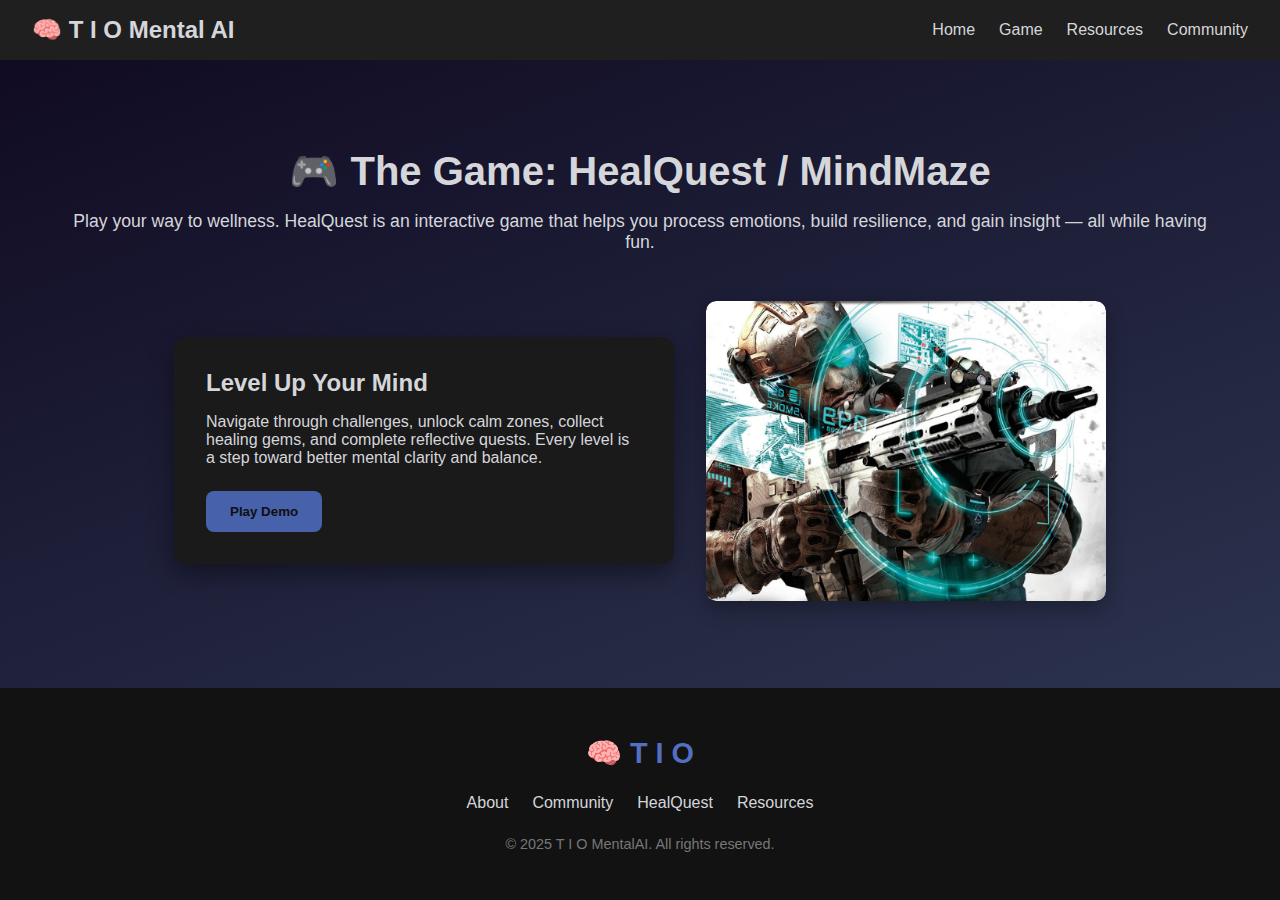
<file: templates/game.html>
<!DOCTYPE html>
<html lang="en">
<head>
  <meta charset="UTF-8">
  <title>HealQuest / MindMaze Game Section</title>
  <link rel="stylesheet" href="/static/style.css">
  <link href="https://fonts.googleapis.com/css2?family=Nunito:wght@400;700&display=swap" rel="stylesheet">
 
</head>
<body>
  <nav class="navbar">
    <div class="logo">🧠 T I O Mental AI</div>
    <ul class="nav-links" id="navLinks">
      <li><a href="./index.html">Home</a></li>
      <li><a href="./game.html">Game</a></li>
      <li><a href="./resources.html">Resources</a></li>
      <li><a href="./community.html">Community</a></li>
    </ul>
    <div class="hamburger" id="hamburger">&#9776;</div>
  </nav>

  <div class="sidebar" id="sidebar">
    <span class="close-btn" id="closeBtn">&times;</span>
    <a href="./index.html">Home</a>
 
    <a href="./game.html">Game</a>
    <a href="./resources.html">Resources</a>
    <a href="./community.html">Community</a>
  </div>

  <section class="game-section">
    <h2>🎮 The Game: HealQuest / MindMaze</h2>
    <p>Play your way to wellness. HealQuest is an interactive game that helps you process emotions, build resilience, and gain insight — all while having fun.</p>

    <div class="game-container">
      <div class="game-preview">
        <h3>Level Up Your Mind</h3>
        <p>Navigate through challenges, unlock calm zones, collect healing gems, and complete reflective quests. Every level is a step toward better mental clarity and balance.</p>
        <button class="game-button">Play Demo</button>
      </div>

      <div class="game-thumbnail">
        <img src="/static/ghost-recon-future-soldier-pc.jpg" alt="Game preview">
      </div>
    </div>
  </section>
  <footer class="footer">
    <div class="footer-logo">🧠 T I O</div>

    <nav class="footer-nav">
      <a href="./into.html">About</a>
      <a href="./community.html">Community</a>
      <a href="./game.html">HealQuest</a>
      <a href="./resources.html">Resources</a>
    </nav>

    

    <div class="footer-copy">
      © 2025 T I O MentalAI. All rights reserved.
    </div>
  </footer>
</body>
<script src="/static/script2.js"></script>
</html>
</file>
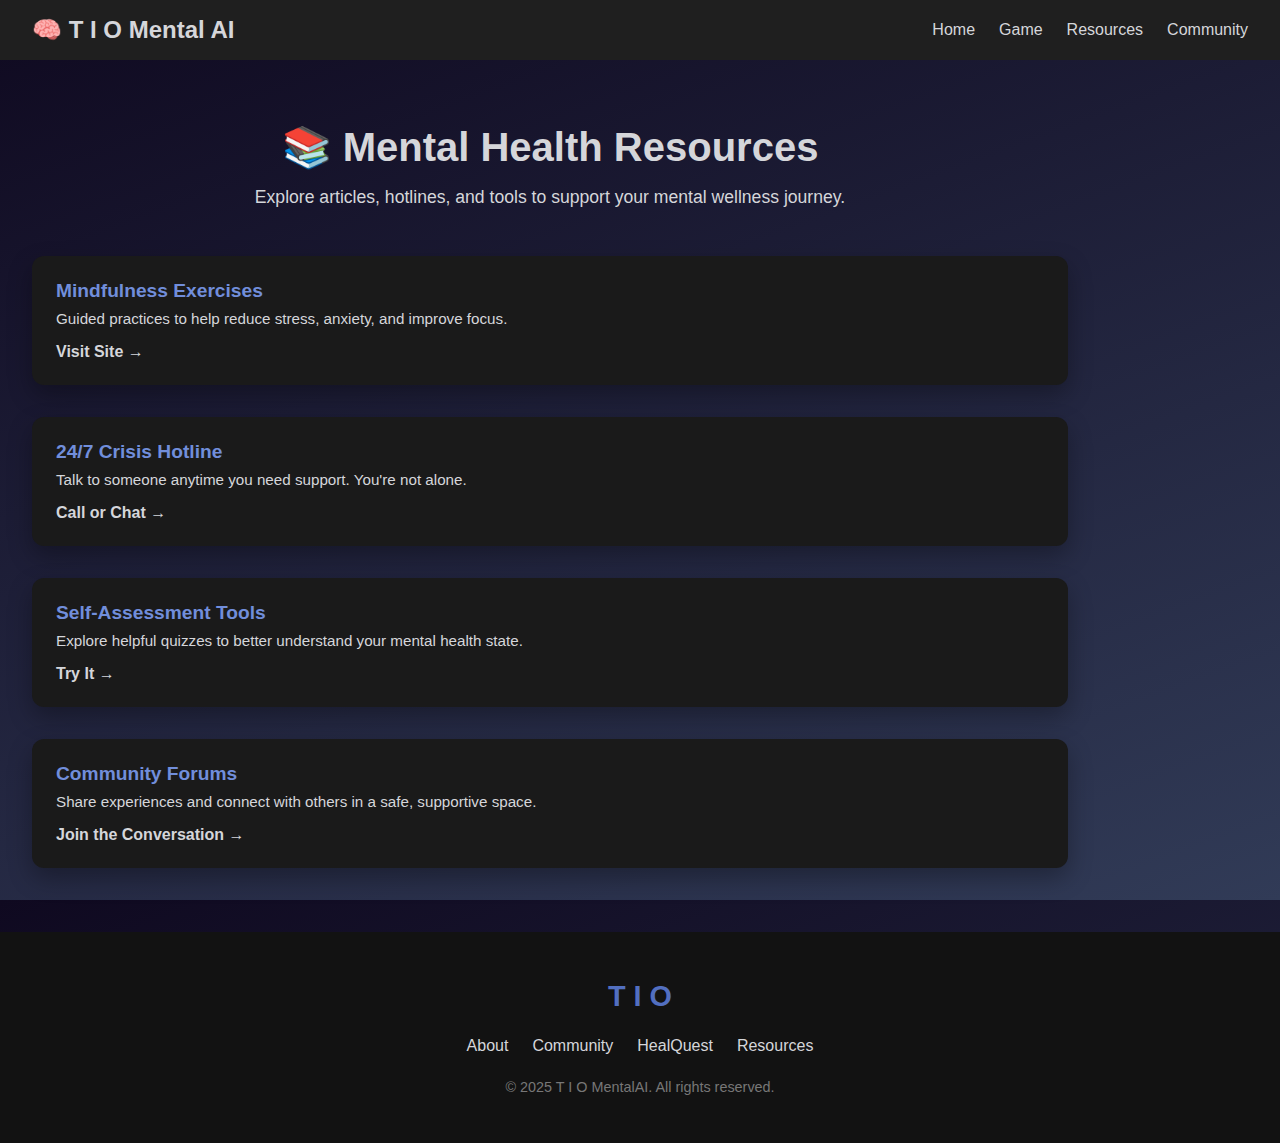
<file: templates/resources.html>
<!DOCTYPE html>
<html lang="en">
<head>
  <meta charset="UTF-8">
  <title>Mental Health Resources</title>
  <link rel="stylesheet" href="/static/style.css">
  <link href="https://fonts.googleapis.com/css2?family=Nunito:wght@400;700&display=swap" rel="stylesheet">
</head>
<style>
  .resource-grid{
    display:flex;
    flex-direction: column;
  }

  .resources-section{
    margin: 0 0 auto;

  }
</style>
<body>

  <nav class="navbar">
    <div class="logo">🧠 T I O Mental AI</div>
    <ul class="nav-links" id="navLinks">
      <li><a href="./index.html">Home</a></li>

      <li><a href="./game.html">Game</a></li>
      <li><a href="./resources.html">Resources</a></li>
      <li><a href="./community.html">Community</a></li>
    </ul>
    <div class="hamburger" id="hamburger">&#9776;</div>
  </nav>

  <div class="sidebar" id="sidebar">
    <span class="close-btn" id="closeBtn">&times;</span>
    <a href="./index.html">Home</a>  
    <a href="./game.html">Game</a>
    <a href="./resources.html">Resources</a>
    <a href="./community.html">Community</a>
  </div>
  <section class="resources-section">
    <h2>📚 Mental Health Resources</h2>
    <p>Explore articles, hotlines, and tools to support your mental wellness journey.</p>

    <div class="resource-grid">
      <div class="resource-card">
        <h3>Mindfulness Exercises</h3>
        <p>Guided practices to help reduce stress, anxiety, and improve focus.</p>
        <a href="https://www.mindful.org/category/meditation/" target="_blank">Visit Site →</a>
      </div>

      <div class="resource-card">
        <h3>24/7 Crisis Hotline</h3>
        <p>Talk to someone anytime you need support. You're not alone.</p>
        <a href="https://988lifeline.org/" target="_blank">Call or Chat →</a>
      </div>

      <div class="resource-card">
        <h3>Self-Assessment Tools</h3>
        <p>Explore helpful quizzes to better understand your mental health state.</p>
        <a href="https://screening.mhanational.org/" target="_blank">Try It →</a>
      </div>

      <div class="resource-card">
        <h3>Community Forums</h3>
        <p>Share experiences and connect with others in a safe, supportive space.</p>
        <a href="https://www.7cups.com/" target="_blank">Join the Conversation →</a>
      </div>
    </div>
  </section>


  <footer class="footer">
    <div class="footer-logo">T I O</div>

    <nav class="footer-nav">
      <a href="./into.html">About</a>
      <a href="./community.html">Community</a>
      <a href="./game.html">HealQuest</a>
      <a href="./resources.html">Resources</a>
    </nav>

    

    <div class="footer-copy">
      © 2025 T I O MentalAI. All rights reserved.
    </div>
  </footer>

</body>
<script src="/static/script2.js"></script>
</html>
</file>
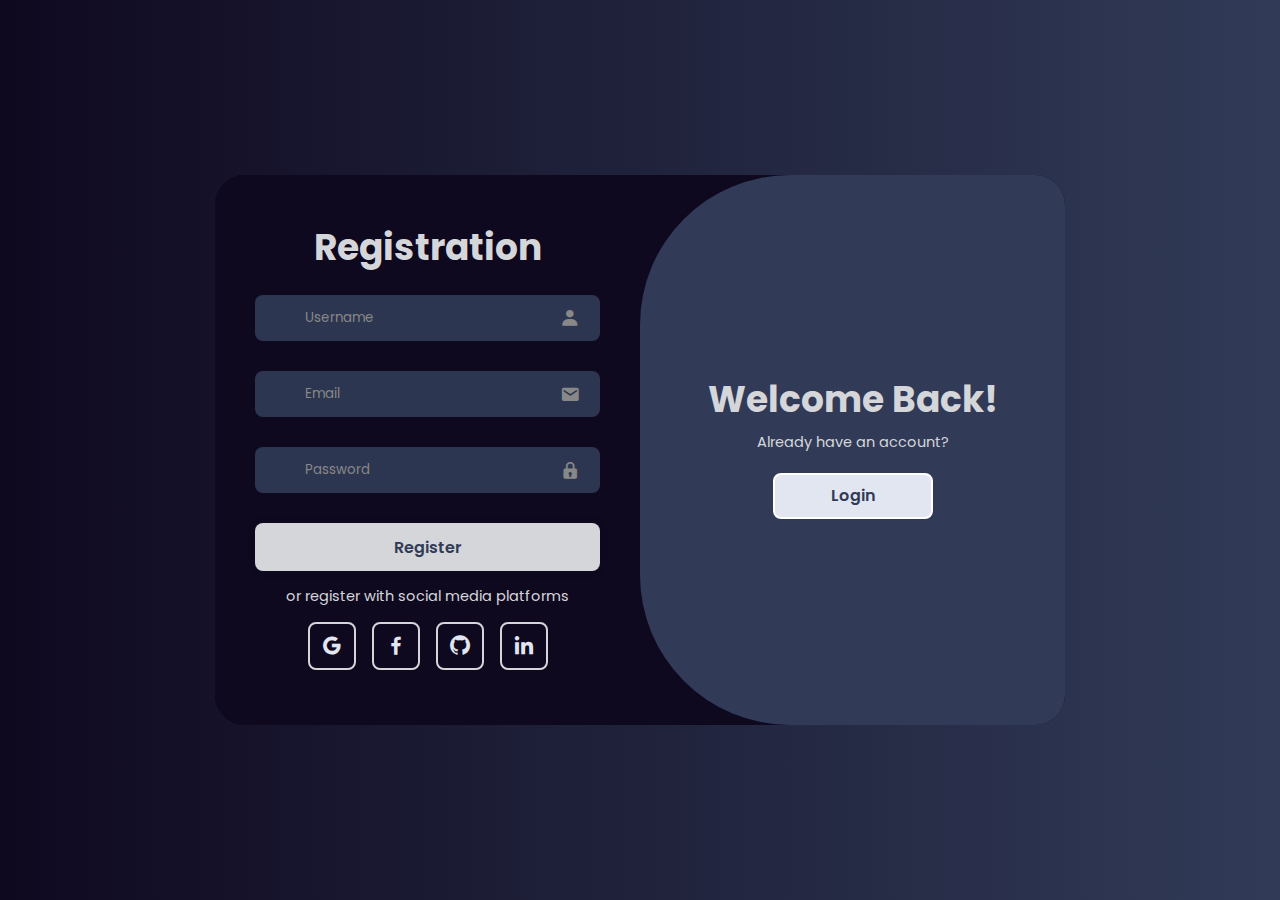
<file: templates/signup.html>
<!DOCTYPE html>
<html lang="en">
<head>
    <meta charset="UTF-8">
    <meta name="viewport" content="width=device-width, initial-scale=1.0">
    <title>Signup</title>
    <link rel="stylesheet" href="/static/login.css">

    <link href='https://unpkg.com/boxicons@2.1.4/css/boxicons.min.css' rel='stylesheet'>

</head>
<body>
    <div class="container active">
        <div class="form-box login">
            <form action="./login" method="post">
                <h1>Login</h1>
                <div class="input-box">
                    <input type="text" name="username" placeholder="Username" required>
                    <i class="bx bxs-user"></i>
                </div>
                <div class="input-box">
                    <input type="password" name="password" placeholder="Password" required>
                    <i class="bx bxs-lock"></i>
                </div>
                <div class="forgot-link">
                    <a href="">Forget Password</a>
                </div>
                <button type="submit" class="btn"><a href="index.html"></a>Login</button>
                <p>or login with social media platforms</p>
                <div class="social-icons">
                    <a href=""><i class="bx bxl-google"></i></a>
                    <a href=""><i class="bx bxl-facebook"></i></a>
                    <a href=""><i class="bx bxl-github"></i></a>
                    <a href=""><i class="bx bxl-linkedin"></i></a>
                </div>
                    
            </form>
        </div>

        <div class="form-box register">
            <form action="./register" method="POST">
                <h1>Registration</h1>
                <div class="input-box">
                    <input type="text" name="username" placeholder="Username" required>
                    <i class="bx bxs-user"></i>
                </div>
                <div class="input-box">
                    <input type="email" name="email" placeholder="Email" required>
                    <i class="bx bxs-envelope"></i>
                </div>
                <div class="input-box">
                    <input type="password" name="password" placeholder="Password" required>
                    <i class="bx bxs-lock"></i>
                </div>
                
                <button type="submit" class="btn">Register</button>
                <p>or register with social media platforms</p>
                <div class="social-icons">
                    <a href=""><i class="bx bxl-google"></i></a>
                    <a href=""><i class="bx bxl-facebook"></i></a>
                    <a href=""><i class="bx bxl-github"></i></a>
                    <a href=""><i class="bx bxl-linkedin"></i></a>
                </div>
                    
            </form>
        </div>
        <div class="toggle-box">
            <div class="toggle-panel toggle-left">
                <h1>Hello, Welcome!</h1>
                <p>Don't have an account?</p>
                <button class="btn register-btn">Register</button>
            </div>
            <div class="toggle-panel toggle-right">
                <h1>Welcome Back!</h1>
                <p>Already have an account?</p>
                <button class="btn login-btn">Login</button>
            </div>
        </div>
    </div>
    <script src="/static/script.js"></script>  
</body>
</html>
</file>
<file: static/style.css>
* {
    margin: 0;
    padding: 0;
    box-sizing: border-box;
  }

  body {
    font-family: 'Nunito', sans-serif;
    background: linear-gradient(160deg, #0f0920, #313b57);
    color: #d5d6da;
    height: 100vh;
    display:flex;
    flex-direction: column;
   
  }
  .navbar {
    display: flex;
    justify-content: space-between;
    align-items: center;
    background-color: #1f1f1f;
    padding: 1rem 2rem;
    position: sticky;
    top: 0;
    z-index: 100;
  }
  
  .logo {
    font-size: 1.5rem;
    font-weight: bold;
    color:#d5d6da;
  }
  
  .nav-links {
    list-style: none;
    display: flex;
    gap: 1.5rem;
  }
  
  .nav-links li a {
    color: #d5d6da;
    text-decoration: none;
    font-weight: 500;
    transition: color 0.3s ease;
  }
  
  .nav-links li a:hover {
    color: black;
  }
  
  /* Hamburger Menu */
  .hamburger {
    font-size: 2rem;
    color:#d5d6da;
    display: none;
    cursor: pointer;
  }
  
  /* Sidebar */
  .sidebar {
    position: fixed;
    top: 0;
    right: -300px;
    height: 100%;
    width: 250px;
    background-color: #1c1c1c;
    display: flex;
    flex-direction: column;
    padding: 2rem;
    gap: 1.5rem;
    transition: right 0.3s ease-in-out;
    z-index: 200;
  }
  
  .sidebar.open {
    right: 0;
  }
  
  .sidebar a {
    color:#d5d6da;
    text-decoration: none;
    font-size: 1.2rem;
    transition: color 0.2s;
  }
  
  .sidebar a:hover {
    color:rgb(87, 86, 86);
  }
  
  .close-btn {
    font-size: 1.8rem;
    color:#d5d6da;
    align-self: flex-end;
    cursor: pointer;
  }
  
  /* Responsive Styles */
  @media (max-width: 868px) {
    .nav-links {
      display: none;
    }
  
    .hamburger {
      display: block;
    }
  }



body {
  font-family: 'Segoe UI', sans-serif;
  background-color: #121212;
  color: #d5d6da;
  overflow-x: hidden;
}

/* Hero Section */
.hero {
  position: relative;
  height: 100vh;
  display: flex;
  align-items: center;
  justify-content: center;
  background: linear-gradient(135deg, #1f1f1f 0%, #2c2c2c 100%);
  background-image: url('https://www.transparenttextures.com/patterns/black-linen.png'); /* subtle texture */
  text-align: center;
  padding: 2rem;
}

.hero-overlay {
  position: absolute;
  inset: 0;
  opacity: 0.1;
  z-index: 0;
  pointer-events: none;
  animation: float 30s infinite linear;
  mix-blend-mode: lighten;
}

@keyframes float {
  0% { transform: scale(1) translateY(0); }
  50% { transform: scale(1.05) translateY(-10px); }
  100% { transform: scale(1) translateY(0); }
}

.hero-content {
  position: relative;
  z-index: 1;
  max-width: 800px;
  margin: auto;
}

.hero h1 {
  font-size: 3rem;
  font-weight: bold;
  margin-bottom: 1rem;
}

.hero p {
  font-size: 1.25rem;
  margin-bottom: 2rem;
  color: #d5d6da;
}

.hero-buttons {
  display: flex;
  flex-wrap: wrap;
  gap: 1rem;
  justify-content: center;
}

.hero-btn {
  padding: 0.9rem 1.8rem;
  border-radius: 30px;
  text-decoration: none;
  font-weight: 600;
  transition: all 0.3s ease-in-out;
  font-size: 1rem;
}

.hero-btn.primary {
  background-color: #313b57;
  color: #d5d6da;
}

.hero-btn.primary:hover {
  background-color: black;
}


.hero-btn.outline {
  background-color: transparent;
  border: 2px dashed #555;
  color: #d5d6da;
}

.hero-btn.outline:hover {
  background-color: #1a1a1a;
  border-color: black;
  color: #d5d6da;
}

  

  .how-it-helps {
    padding: 4rem 2rem;
    max-width: 1200px;
    margin: auto;
    text-align: center;
  }

  .how-it-helps h2 {
    font-size: 2.5rem;
    margin-bottom: 2rem;
    color: #d5d6da;
  }

  .features {
    display: flex;
    flex-direction: column;
    flex-wrap: wrap;
    gap: 2rem;
    justify-content: center;
  }

  .feature {
    background-color: #1e1e1e;
    border-radius: 12px;
    padding: 2rem;
    width: 300px;
    transition: transform 0.3s ease, box-shadow 0.3s ease;
    box-shadow: 0 0 0 rgba(0,0,0,0);
  }

  .feature:hover {
    transform: translateY(-5px);
    box-shadow: 0 10px 20px rgba(0,0,0,0.4);
  }

  .feature-icon {
    font-size: 2.5rem;
    margin-bottom: 1rem;
    color: #38bdf8;
  }

  .feature h3 {
    font-size: 1.5rem;
    margin-bottom: 0.75rem;
    color: #d5d6da;
  }

  .feature p {
    color: #d5d6da;
    font-size: 1rem;
    line-height: 1.5;
  }

  @media (max-width: 868px) {
    .feature {
      width: 100%;
    }
  }


  .demo-section {
    padding: 4rem 2rem;
    text-align: center;
    max-width: 1000px;
    margin: auto;
  }

  .demo-section h2 {
    font-size: 2.5rem;
    margin-bottom: 1rem;
    color: #d5d6da;
  }

  .demo-section p {
    color: #d5d6da;
    font-size: 1.1rem;
    margin-bottom: 2.5rem;
  }

  .demo-box {
    background-color: #1c1c1c;
    border: 1px solid #333;
    border-radius: 12px;
    padding: 2rem;
    box-shadow: 0 10px 25px rgba(0, 0, 0, 0.3);
  }

  iframe, .chat-preview {
    width: 100%;
    height: 500px;
    border: none;
    border-radius: 10px;
    background-color: #121212;
    color: #d5d6da;
  }

  .chat-preview {
    display: flex;
    flex-direction: column;
    justify-content: space-between;
    padding: 1rem;
  }

  .message {
    background-color: #2a2a2a;
    padding: 1rem;
    border-radius: 8px;
    margin-bottom: 0.75rem;
    max-width: 75%;
    align-self: flex-start;
  }

  .message.user {
    background-color: #313b57;
    color: #d5d6da;
    align-self: flex-end;
  }

  @media (max-width: 868px) {
    .demo-section h2 {
      font-size: 2rem;
    }

    .demo-section p {
      font-size: 1rem;
    }

    iframe, .chat-preview {
      height: 400px;
    }
  }

  

  .sound-lounge {
    padding: 4rem 2rem;
    max-width: 1100px;
    margin: auto;
    text-align: center;
  }

  .sound-lounge h2 {
    font-size: 2.5rem;
    margin-bottom: 1rem;
    color: #d5d6da;
  }

  .sound-lounge p {
    font-size: 1.1rem;
    color: #d5d6da;
    margin-bottom: 3rem;
  }

  .tracks {
    display: grid;
    grid-template-columns: repeat(auto-fit, minmax(280px, 1fr));
    gap: 2rem;
  }

  .track {
    background-color: #1a1a1a;
    border-radius: 12px;
    padding: 1.5rem;
    text-align: left;
    box-shadow: 0 10px 25px rgba(0, 0, 0, 0.3);
    transition: transform 0.3s ease, box-shadow 0.3s ease;
  }

  .track:hover {
    transform: translateY(-5px);
    box-shadow: 0 15px 30px rgba(0, 0, 0, 0.4);
  }

  .track h3 {
    color: #718edb;
    font-size: 1.2rem;
    margin-bottom: 0.5rem;
  }

  .track p {
    font-size: 0.95rem;
    color: #d5d6da;
    margin-bottom: 1rem;
  }

  .audio-player {
    width: 100%;
  }

  audio {
    width: 100%;
    outline: none;
    border-radius: 8px;
    background-color: #2a2a2a;
  }

  @media (max-width: 700px) {
    .sound-lounge h2 {
      font-size: 2rem;
    }

    .sound-lounge p {
      font-size: 1rem;
    }
  }
 

  

  .resources-section {

    padding: 4rem 2rem;
    max-width: 1100px;
    margin: auto;
    text-align: center;
  }

  .resources-section h2 {
    font-size: 2.5rem;
    color:#d5d6da;
    margin-bottom: 1rem;
  }

  .resources-section p {
    font-size: 1.1rem;
    color: #d5d6da;
    margin-bottom: 3rem;
  }

  .resource-grid {
    display: grid;
    grid-template-columns: repeat(auto-fit, minmax(280px, 1fr));
    gap: 2rem;
    text-align: left;
  }

  .resource-card {
    background-color: #1a1a1a;
    border-radius: 12px;
    padding: 1.5rem;
    box-shadow: 0 10px 25px rgba(0, 0, 0, 0.3);
    transition: transform 0.3s ease;
  }

  .resource-card:hover {
    transform: translateY(-5px);
  }

  .resource-card h3 {
    color: #718edb;
    font-size: 1.2rem;
    margin-bottom: 0.5rem;
  }

  .resource-card p {
    font-size: 0.95rem;
    color: #d5d6da;
    margin-bottom: 1rem;
  }

  .resource-card a {
    display: inline-block;
    color: #d5d6da;
    text-decoration: none;
    font-weight: bold;
    transition: color 0.3s ease;
  }

  .resource-card a:hover {
    color: rgb(160, 153, 153);
  }

  @media (max-width: 700px) {
    .resources-section h2 {
      font-size: 2rem;
    }

    .resources-section p {
      font-size: 1rem;
    }
  }

  .community-voices {
    padding: 4rem 2rem;
    max-width: 1200px;
    margin: auto;
    text-align: center;
  }

  .community-voices h2 {
    font-size: 2.5rem;
    color: #d5d6da;
    margin-bottom: 1rem;
  }

  .community-voices p {
    font-size: 1.1rem;
    color: #d5d6da;
    margin-bottom: 3rem;
  }

  .testimonials {
    display: grid;
    grid-template-columns: repeat(auto-fit, minmax(280px, 1fr));
    gap: 2rem;
  }

  .testimonial {
    background-color: #1a1a1a;
    border-radius: 12px;
    padding: 2rem;
    box-shadow: 0 10px 25px rgba(0, 0, 0, 0.3);
    text-align: left;
    transition: transform 0.3s ease;
  }

  .testimonial:hover {
    transform: translateY(-5px);
  }

  .testimonial p {
    font-size: 1rem;
    line-height: 1.5;
    color: #d5d6da;
    margin-bottom: 1rem;
  }

  .author {
    display: flex;
    align-items: center;
  }

  .author img {
    width: 50px;
    height: 50px;
    border-radius: 50%;
    margin-right: 1rem;
    object-fit: cover;
    border: 2px solid #313b57;
  }

  .author-info {
    font-size: 0.95rem;
  }

  .author-info strong {
    display: block;
    color: #d5d6da;
  }

  .author-info span {
    color: #999;
    font-size: 0.85rem;
  }

  @media (max-width: 700px) {
    .community-voices h2 {
      font-size: 2rem;
    }

    .community-voices p {
      font-size: 1rem;
    }
  }

  
  .game-section {
    padding: 4rem 2rem;
    max-width: 1200px;
    margin: auto;
    text-align: center;
  }

  .game-section h2 {
    font-size: 2.5rem;
    color: #d5d6da;
    margin-bottom: 1rem;
  }

  .game-section p {
    font-size: 1.1rem;
    color: #d5d6da;
    margin-bottom: 3rem;
  }

  .game-container {
    display: flex;
    flex-wrap: wrap;
    justify-content: center;
    gap: 2rem;
    align-items: center;
  }

  .game-preview {
    background-color: #1a1a1a;
    border-radius: 12px;
    padding: 2rem;
    max-width: 500px;
    text-align: left;
    box-shadow: 0 10px 25px rgba(0, 0, 0, 0.4);
  }

  .game-preview h3 {
    font-size: 1.5rem;
    color: #d5d6da;
    margin-bottom: 1rem;
  }

  .game-preview p {
    font-size: 1rem;
    color: #d5d6da;
    margin-bottom: 1.5rem;
  }

  .game-button {
    background-color:#4761aa;
    color: #0f0f0f;
    padding: 0.8rem 1.5rem;
    border: none;
    border-radius: 8px;
    font-weight: bold;
    cursor: pointer;
    transition: background-color 0.3s ease;
  }

  .game-button:hover {
    background-color: #56d7ff;
  }

  .game-thumbnail {
    max-width: 400px;
    border-radius: 10px;
    overflow: hidden;
    box-shadow: 0 8px 20px rgba(0,0,0,0.3);
  }

  .game-thumbnail img {
    width: 100%;
    display: block;
    border-radius: 10px;
  }

  @media (max-width: 768px) {
    .game-container {
      flex-direction: column;
    }

    .game-preview, .game-thumbnail {
      max-width: 100%;
    }
  }

  .footer {
    background-color: #121212;
    padding: 3rem 2rem;
    text-align: center;
  }

  .footer-logo {
    font-size: 1.8rem;
    color: #526fc0;
    font-weight: bold;
    margin-bottom: 1rem;
  }

  .footer-nav {
    display: flex;
    justify-content: center;
    flex-wrap: wrap;
    gap: 1.5rem;
    margin: 1.5rem 0;
  }

  .footer-nav a {
    color: #d5d6da;
    text-decoration: none;
    font-size: 1rem;
    transition: color 0.3s ease;
  }

  .footer-nav a:hover {
    color: #d5d6da;
  }

  .social-icons {
    margin: 1.5rem 0;
  }

  .social-icons a {
    display: inline-block;
    margin: 0 0.5rem;
    color: #d5d6da;
    font-size: 1.2rem;
    text-decoration: none;
    transition: color 0.3s ease;
  }

  .social-icons a:hover {
    color: black;
  }

  .footer-copy {
    color: #777;
    font-size: 0.9rem;
    margin-top: 1rem;
  }

  @media (max-width: 600px) {
    .footer-logo {
      font-size: 1.5rem;
    }

    .footer-nav {
      flex-direction: column;
      gap: 1rem;
    }
  }
</file>
<file: static/login.css>
@import url('https://fonts.googleapis.com/css2?family=poppins:wght@300;400;700;800;900&display=swap');

*{
    margin: 0;
    padding: 0;
    box-sizing: border-box;
    font-family: 'poppins', sans-serif;
}

body{
    display: flex;
    justify-content: center;
    align-items: center;
    min-height: 100vh;
    background: linear-gradient(90deg, #0f0920, #313b57);
}

.container{
    position: relative;
    width: 850px;
    height: 550px;
    background: #0f0920;
    border-radius: 30px;
    box-shadow:5px rgba(0,0 ,0, .2);
    margin: 20px;
    overflow: hidden;

}

.form-box{
    position:absolute;
    right: 0;
    width: 50%;
    height: 100%;
    background: #0f0920;
    display: flex;
    align-items: center;
    color: #d5d6da;
    text-align: center;
    padding: 40px;
    z-index: 1;
    transition: .6s ease-in-out 1.2s, visibility 0s 1s;
}

.container.active .form-box{
    right: 50%;
}

.form-box.register{
    visibility: hidden;
}

.container.active .form-box.register{
    visibility: visible;
}
form{
    width: 100%;

}

.container h1{
    font-size: 36px;
    margin: -10px 0;
}

.input-box{
    position: relative;
    margin: 30px 0;

}

.input-box input {
    width: 100%;
    padding: 13px 50px 13px;
    background: #313b57e3;
    border-radius: 8px;
    border: none;
    outline: none;
    color: #e2e6f1;
    font-weight: 500;


}

.input-box input::placeholder{
    color: #888;
    font-weight: 400;
}

.input-box i{
    position: absolute;
    right: 20px;
    top: 50%;
    transform: translateY(-50%);
    font-size: 20px;
    color: #888;
}

.forgot-link{
    margin: -15px 0 15px;
}

.forgot-link a{
    font-size: 14.5px;
    color: #d5d6da;
    text-decoration: none;
}

.btn{
    width: 100%;
    height: 48px;
    background:#d5d6da ;
    border-radius: 8px;
    box-shadow: 0 0 10px rgba(0,0 ,0, .1);
    border: none;
    cursor: pointer;
    font-size: 16px;
    color: #313b57;
    font-weight: 600;
}

.container p{
    font-size: 14.5px;
    margin: 15px 0;
}

.social-icons{
    display: flex;
    justify-content: center;
}

.social-icons a{
    display: inline-flex;
    padding: 10px;
    border: 2px solid #d5d6da;
    border-radius: 8px;
    font-size: 24px;
    color: #e2e6f1;
    text-decoration: none;
    margin: 0 8px;


}

.toggle-box{
   
    position: absolute;
    width: 100%;
    height: 100%;
}

.toggle-box::before {
    content:'';
    position: absolute;
    left: -250%;
    width: 300%;
    height: 100%;
    background: #313b57;
    border-radius: 150px;
    z-index: 2;
    transition:1.8s ease-in-out ;
}

.container.active .toggle-box::before{
    left: 50%;
}


.toggle-panel{
    position: absolute;
    width: 50%;
    height: 100%;
    color: #d5d6da;
    display: flex;
    flex-direction: column;
    justify-content: center;
    align-items: center;
    z-index: 2;
    transition: .6s ease-in-out;
    text-shadow: solid #140c30;
}

.toggle-panel.toggle-left{
    left: 0;
    transition-delay:1.2s ;
}
 .container.active .toggle-panel.toggle-left{
    left: -50%;
    transition-delay: .6s;

 }

.toggle-panel.toggle-right{
    right: -50%;
    transition-delay: .6s;
}

.container.active .toggle-panel.toggle-panel.toggle-right{
    right:0;
    transition-delay: 1.2s;

 }

.toggle-panel p{
    margin-bottom:20px ;

}

 .toggle-panel .btn{
    width: 160px;
    height: 46px;
    background: #e2e6f1;
    border: 2px solid #fff;
    box-shadow: none;
}



@media screen and (max-width: 650px) {  
    .container {  
        height: calc(100vh - 40px);  
    }  

    .form-box {  
        bottom: 0;  
        width: 100%;  
        height: 70%;  
    }  

    .container.active .form-box {  
        right: 0;  
        bottom: 30%;  
    }  

    .toggle-box::before {  
        left: 0;  
        top: -270%;  
        width: 100%;  
        height: 300%;  
        border-radius: 20vw;  
    }  

    .container.active .toggle-box::before {  
        top: 73%;  
        left: 0;  
    }  

    .toggle-panel {  
        width: 100%;  
        height: 30%;  
    }  

    .toggle-panel.toggle-left {  
        top: 0;  
    }  

    .container.active .toggle-panel.toggle-left {  
        left: 0;  
        top: -30%;  
    }  

    .toggle-panel.toggle-right {  
        right: 0;  
        bottom: -30%;  
    }  

    .container.active .toggle-panel.toggle-right {  
        bottom: 0;  
    }  

    /* Adjusting the Registration heading */  
    .toggle-panel h1 {  
        font-size: 24px;  /* Adjust font size if needed */  
        margin-bottom: 20px; /* Space below the heading */  
        text-align: center;  /* Center the text */  
        position: relative; /* Enable adjustments with top */  
        top: 20px; /* Move it downwards */  
    }  
}  

@media screen and (max-width: 400px) {  
    .form-box {  
        padding: 20px;  
    }  

    .toggle-panel h1 {  
        font-size: 20px; /* Reduced size for compact screens */  
        margin-bottom: 15px; /* Space below the heading */  
        top: 15px; /* Adjust position further down */  
    }  
}
</file>
